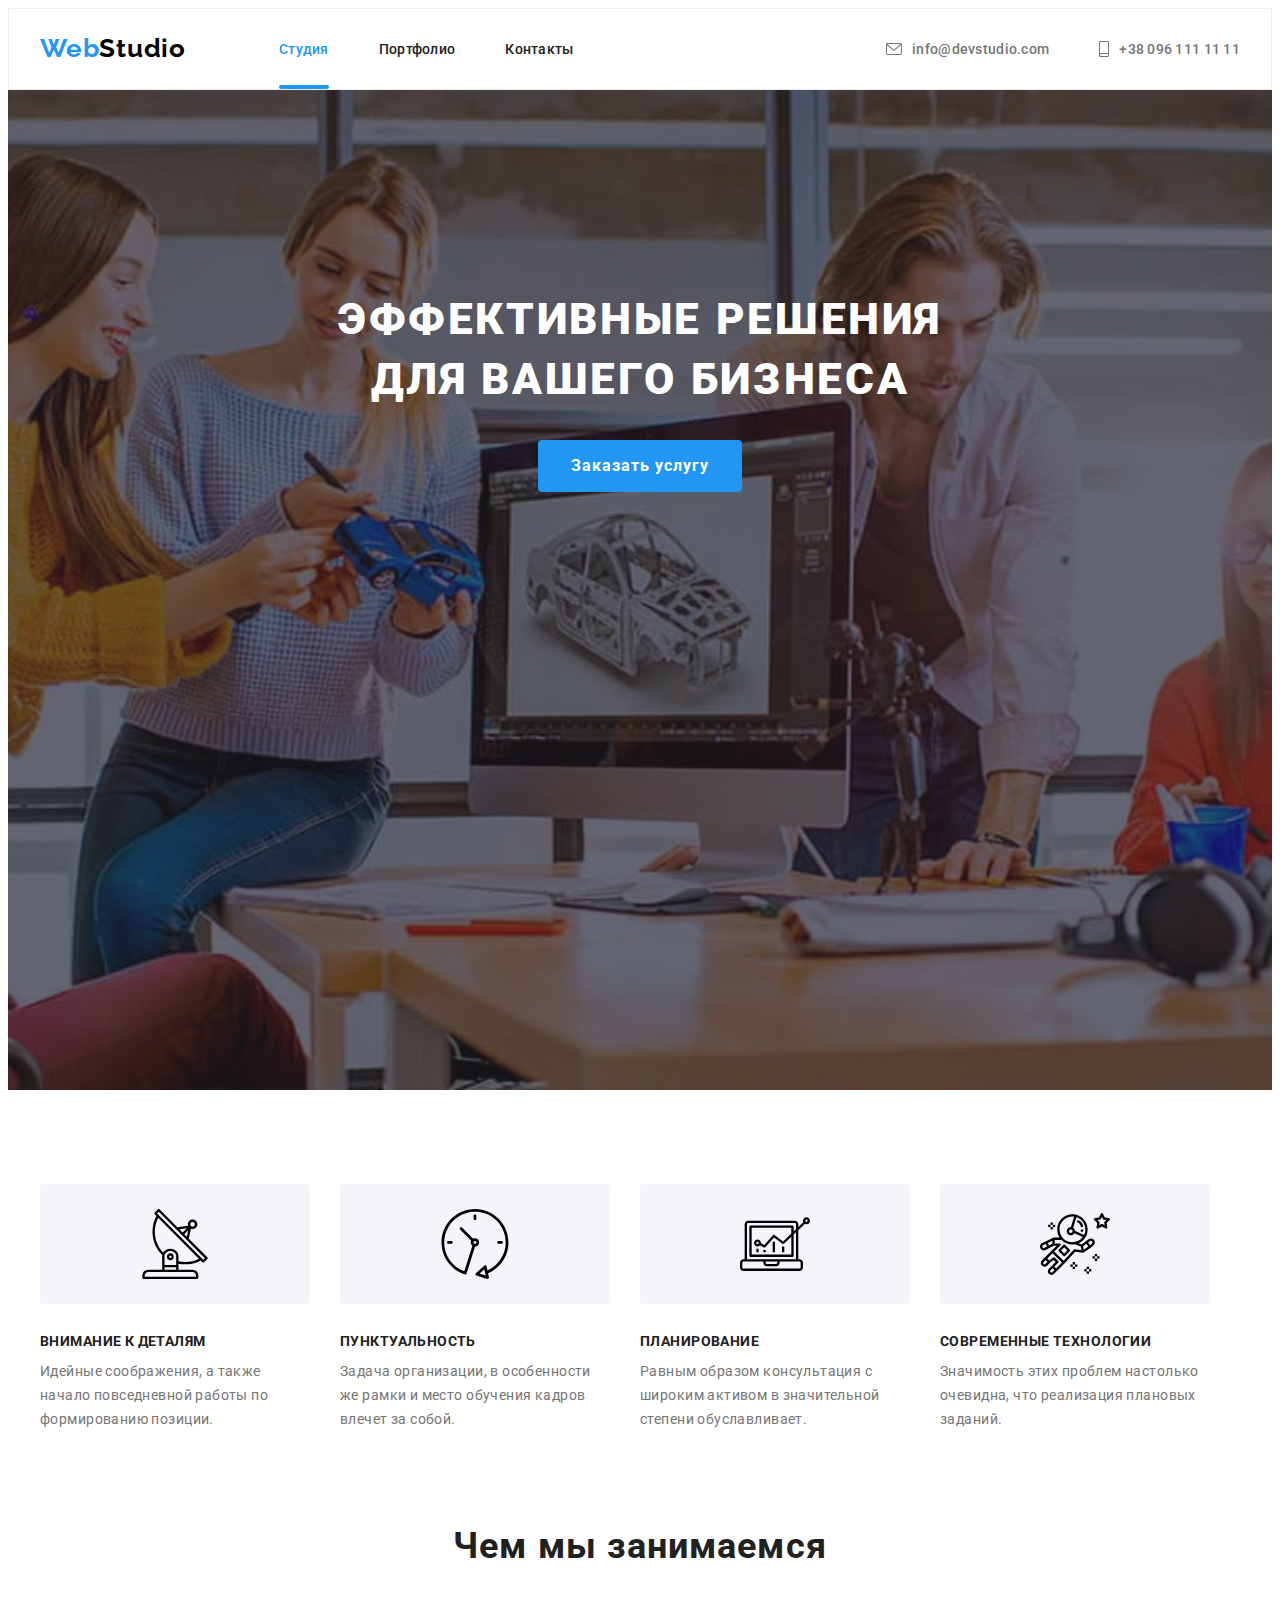
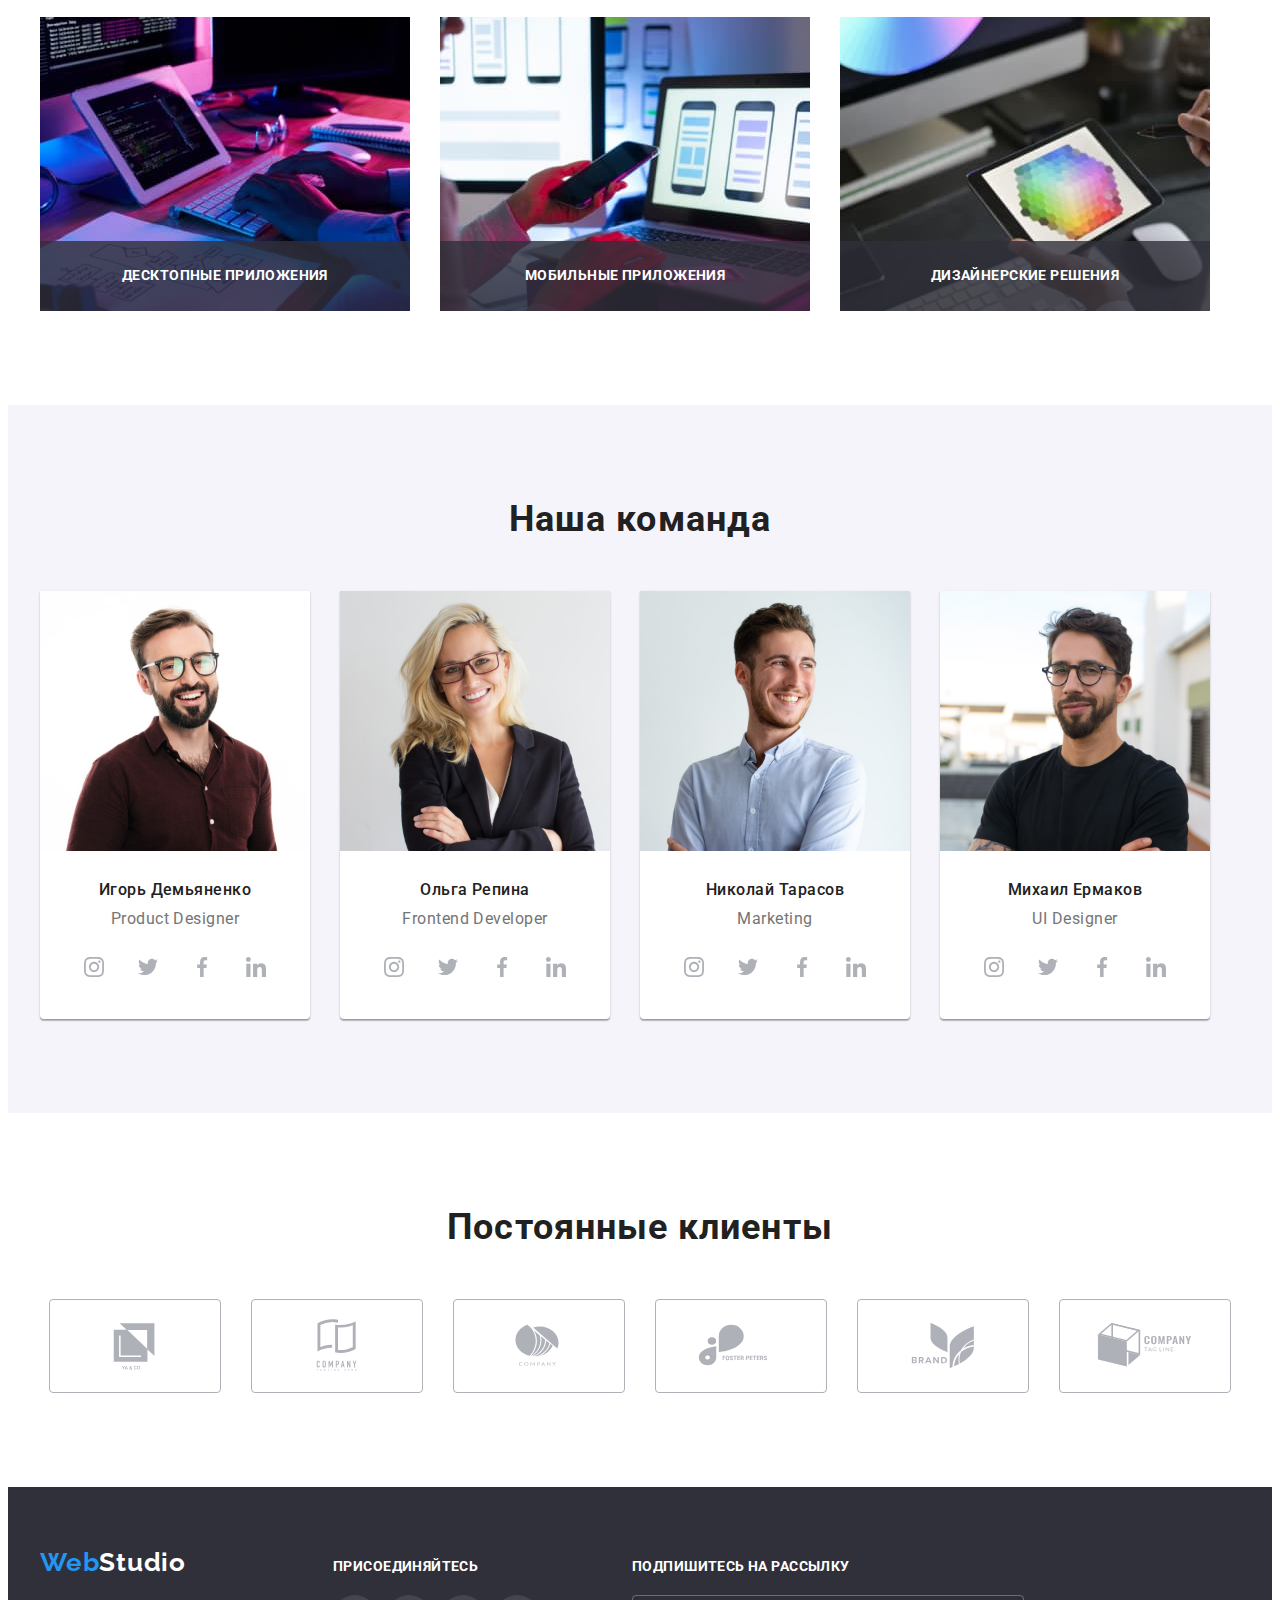
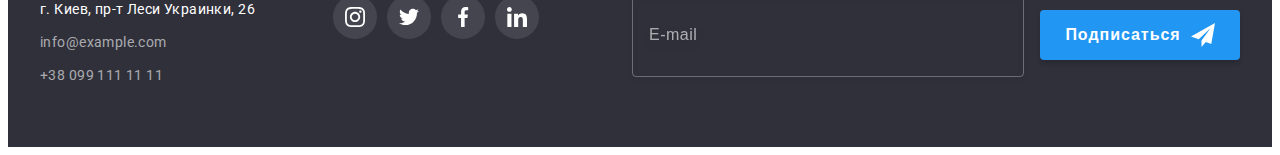
<file: index.html>
<!DOCTYPE html>
<html lang="ru">
  <head>
    <meta charset="UTF-8" />
    <meta http-equiv="X-UA-Compatible" content="IE=edge" />
    <meta name="viewport" content="width=device-width, initial-scale=1.0" />
    <link rel="stylesheet" href="https://cdnjs.cloudflare.com/ajax/libs/modern-normalize/1.1.0/modern-normalize.min.css" integrity="sha512-wpPYUAdjBVSE4KJnH1VR1HeZfpl1ub8YT/NKx4PuQ5NmX2tKuGu6U/JRp5y+Y8XG2tV+wKQpNHVUX03MfMFn9Q==" 
    crossorigin="anonymous" referrerpolicy="no-referrer" />
    <link rel="preconnect" href="https://fonts.googleapis.com">
    <link rel="preconnect" href="https://fonts.gstatic.com" crossorigin>
    <link href="https://fonts.googleapis.com/css2?family=Raleway:wght@700&family=Roboto:wght@400;500;700;900&display=swap"
      rel="stylesheet">
    <link rel="stylesheet" href="./css/styles.css">
    <title>"Вебстудия"</title>
  </head>
  <body>
    <header class="header">
    <div class="container">
    <nav class="header-nav">
      <a href="" class="header-logo link">Web<span class="header-logo-studio">Studio</span></a>
      <ul class="header-list-nav list">
        <li class="header-item"><a href="" class="header-link link current">Студия</a></li>
        <li class="header-item"><a href="./portfolio.html" class="header-link link">Портфолио</a></li>
        <li class="header-item"><a href="" class="header-link link">Контакты</a></li>
      </ul>
    </nav>
    <ul class="header-list-contact list">
      <li class="header-item-contact mail"><a href="mailto:info@devstudio.com" class="header-item-contact-link link">
        <svg class="icon-contact mail" width="16" height="12">
        <use href="./images/icons.svg#icon-envelope"></use>
      </svg>info@devstudio.com</a></li>
      <li class="header-item-contact"><a href="tel:+380961111111" class="header-item-contact-link link">
        <svg class="icon-contact" width="10" height="16">
          <use href="./images/icons.svg#icon-smartphone"></use>
        </svg>+38 096 111 11 11</a></li>
    </ul>
    </div>
    </header>
    <main>
      <section class="hero">
        <div class="container">
         <h1 class="hero-title">Эффективные решения для вашего бизнеса</h1>
         <button type="button" class="hero-btn" data-modal-open>Заказать услугу</button>
         </div>
        
        </section>
        </div>
      <section class="section">
        <div class="container">
        <h2 class="visually-hidden">Особенности</h2>
        <ul class="feature-list list">
          <li class="feature-item">
            <div class="feature-item-box">
              <svg width="70" height="70">
                <use href="./images/icons.svg#icon-antenna"></use>
              </svg>
              </div>
            <h3 class="feature-headline">Внимание к деталям</h3>
            <p class="feature-title">
              Идейные соображения, а также начало повседневной работы по
              формированию позиции.
            </p>
          </li>
          <li class="feature-item">
            <div class="feature-item-box">
              <svg width="70" height="70">
                <use href="./images/icons.svg#icon-clock"></use>
              </svg>
            </div>
            <h3 class="feature-headline">Пунктуальность</h3>
            <p class="feature-title">
              Задача организации, в особенности же рамки и место обучения кадров
              влечет за собой.
            </p>
          </li>
          <li class="feature-item">
            <div class="feature-item-box">
              <svg width="70" height="70">
                <use href="./images/icons.svg#icon-diagram"></use>
              </svg>
            </div>
            <h3 class="feature-headline">Планирование</h3>
            <p class="feature-title">
              Равным образом консультация с широким активом в значительной
              степени обуславливает.
            </p>
          </li>
          <li class="feature-item">
            <div class="feature-item-box">
              <svg width="70" height="70">
                <use href="./images/icons.svg#icon-astronaut"></use>
              </svg>
            </div>
            <h3 class="feature-headline">Современные технологии</h3>
            <p class="feature-title">
              Значимость этих проблем настолько очевидна, что реализация
              плановых заданий.
            </p>
          </li>
        </ul>
        </div>
      </section>
      <section class="task section dopsection">
        <div class="container">
        <h2 class="task-headline">Чем мы занимаемся</h2>
        <ul class="task-list list">
          <li class="task-item">
            <div class="task-box-headline">
            <img src="./images/img1.jpg" alt="руки на клавиатуре" width="370" />
            <h3 class="task-item-headline">Десктопные приложения</h3>
            </div>
          </li>
          <li class="task-item">
            <div class="task-box-headline">
            <img src="./images/img2.jpg" alt="телефон в руке" width="370" />
            <h3 class="task-item-headline">Мобильные приложения</h3>
            </div>
          </li>
          <li class="task-item">
            <div class="task-box-headline">
            <img src="./images/img3.jpg" alt="планшет в руке" width="370" />
            <h3 class="task-item-headline">Дизайнерские решения</h3>
            </div>
          </li>
        </ul>
        </div>
      </section>
      <section class="team section">
        <div class="container">
        <h2 class="team-headline">Наша команда</h2>
        <ul class="team-list list">
          <li class="team-item">
            <img src="./images/img4.jpg" alt="Игорь Демьяненко" width="270" />
            <div class="team-name">
            <h3 class="team-item-headline">Игорь Демьяненко</h3>
            <p lang="en" class="team-title">Product Designer</p>
            <ul class="icon-team-list list">
              <li class="icon-team-item"><a href="" class="icon-team-link">
                <svg class="team-soc-icon" width="20" height="20"><use href="./images/icons.svg#icon-instagram"></use>
                </a></li>
              <li class="icon-team-item"><a href="" class="icon-team-link">
                <svg class="team-soc-icon" width="20" height="20"><use href="./images/icons.svg#icon-twitter"></use>
              </a></li>
              <li class="icon-team-item"><a href="" class="icon-team-link">
                <svg class="team-soc-icon" width="20" height="20"><use href="./images/icons.svg#icon-facebook"></use>
              </a></li>
              <li class="icon-team-item"><a href="" class="icon-team-link">
                <svg class="team-soc-icon" width="20" height="20"><use href="./images/icons.svg#icon-linkedin"></use>
              </a></li>
            </ul>
            </div>
          </li>
          <li class="team-item">
            <img src="./images/img5.jpg" alt="Ольга Репина" width="270" />
            <div class="team-name">
            <h3 class="team-item-headline">Ольга Репина</h3>
            <p lang="en" class="team-title">Frontend Developer</p>
            <ul class="icon-team-list list">
              <li class="icon-team-item"><a href="" class="icon-team-link">
                <svg class="team-soc-icon" width="20" height="20"><use href="./images/icons.svg#icon-instagram"></use>
                </a></li>
              <li class="icon-team-item"><a href="" class="icon-team-link">
                <svg class="team-soc-icon" width="20" height="20"><use href="./images/icons.svg#icon-twitter"></use>
              </a></li>
              <li class="icon-team-item"><a href="" class="icon-team-link">
                <svg class="team-soc-icon" width="20" height="20"><use href="./images/icons.svg#icon-facebook"></use>
              </a></li>
              <li class="icon-team-item"><a href="" class="icon-team-link">
                <svg class="team-soc-icon" width="20" height="20"><use href="./images/icons.svg#icon-linkedin"></use>
              </a></li>
            </ul>
          </div>
          </li>
          <li class="team-item">
            <img src="./images/img6.jpg" alt="Николай Тарасов" width="270" />
            <div class="team-name">
            <h3 class="team-item-headline">Николай Тарасов</h3>
            <p lang="en" class="team-title">Marketing</p>
            <ul class="icon-team-list list">
              <li class="icon-team-item"><a href="" class="icon-team-link">
                <svg class="team-soc-icon" width="20" height="20"><use href="./images/icons.svg#icon-instagram"></use>
                </a></li>
              <li class="icon-team-item"><a href="" class="icon-team-link">
                <svg class="team-soc-icon" width="20" height="20"><use href="./images/icons.svg#icon-twitter"></use>
              </a></li>
              <li class="icon-team-item"><a href="" class="icon-team-link">
                <svg class="team-soc-icon" width="20" height="20"><use href="./images/icons.svg#icon-facebook"></use>
              </a></li>
              <li class="icon-team-item"><a href="" class="icon-team-link">
                <svg class="team-soc-icon" width="20" height="20"><use href="./images/icons.svg#icon-linkedin"></use>
              </a></li>
            </ul>
          </div>
          </li>
          <li class="team-item">
            <img src="./images/img7.jpg" alt="Михаил Ермаков" width="270" />
            <div class="team-name">
            <h3 class="team-item-headline">Михаил Ермаков</h3>
            <p lang="en" class="team-title">UI Designer</p>
            <ul class="icon-team-list list">
              <li class="icon-team-item"><a href="" class="icon-team-link">
                <svg class="team-soc-icon" width="20" height="20"><use href="./images/icons.svg#icon-instagram"></use>
                </a></li>
              <li class="icon-team-item"><a href="" class="icon-team-link">
                <svg class="team-soc-icon" width="20" height="20"><use href="./images/icons.svg#icon-twitter"></use>
              </a></li>
              <li class="icon-team-item"><a href="" class="icon-team-link">
                <svg class="team-soc-icon" width="20" height="20"><use href="./images/icons.svg#icon-facebook"></use>
              </a></li>
              <li class="icon-team-item"><a href="" class="icon-team-link">
                <svg class="team-soc-icon" width="20" height="20"><use href="./images/icons.svg#icon-linkedin"></use>
              </a></li>
            </ul>
          </div>
          </li>
        </ul>
        </div>
      </section>
      <section class="clients section">
        <div class="container">
        <h2 class="clients-headline">Постоянные клиенты</h2>
        <ul class="clients-list list">
          <li class="clients-item"><a href="" class="clients-link">
            <svg class="clients-icon" width="106" height="60"><use href="./images/icons.svg#icon-Logo1"></use> 
            </a>
          </li>
          <li class="clients-item"><a href="" class="clients-link">
            <svg class="clients-icon" width="106" height="60"><use href="./images/icons.svg#icon-Logo2"></use> 
           </a>
          </li>
          <li class="clients-item"><a href="" class="clients-link">
            <svg class="clients-icon" width="106" height="60"><use href="./images/icons.svg#icon-Logo3"></use> 
            </a>
          </li>
          <li class="clients-item"><a href="" class="clients-link">
            <svg class="clients-icon" width="106" height="60"><use href="./images/icons.svg#icon-Logo4"></use> 
            </a>
          </li>
          <li class="clients-item"><a href="" class="clients-link">
            <svg class="clients-icon" width="106" height="60"><use href="./images/icons.svg#icon-Logo5"></use> 
            </a>
          </li> 
          <li class="clients-item"><a href="" class="clients-link">
            <svg class="clients-icon" width="106" height="60"><use href="./images/icons.svg#icon-Logo6"></use> 
            </a>
          </li>      
        </ul>
    </main>
    <footer class="footer">
      <div class="container footer-box">
        <div class="footer-adress-box">
        <a href="" class="footer-logo link">Web<span class="footer-logo-studio">Studio</span></a>
        <address class="footer-address">
        <ul class="footer-address-list list">
          <li class="footer-address-item">
            <a
              href="https://www.google.com/search?client=firefox-b-d&q=%D0%BA%D0%B8%D0%B5%D0%B2+%D1%83%D0%BB%D0%B8%D1%86%D0%B0+%D0%BB%D0%B5%D1%81%D0%B8+%D1%83%D0%BA%D1%80%D0%B0%D0%B8%D0%BD%D0%BA%D0%B8+26+%D0%B3%D1%83%D0%B3%D0%BB+%D0%BA%D0%B0%D1%80%D1%82%D1%8B"
              target="_blank" rel="noopener noreferrer" class="footer-address-item-link link">г. Киев, пр-т Леси Украинки, 26</a
            >
          </li>
          <li class="footer-address-item contact"><a href="mailto:info@example.com" class="footer-contact-item-link link">info@example.com</a></li>
          <li class="footer-address-item contact"><a href="tel:+380991111111" class="footer-contact-item-link link">+38 099 111 11 11</a></li>
        </ul>
        </address>
        </div>
        <div class="footer-soc-box">
          <h2 class="footer-soc-headline">ПРИСОЕДИНЯЙТЕСЬ</h2>
          <ul class="footer-icon-list list">
            <li class="icon-footer-item"><a href="" class="icon-footer-link">
              <svg class="footer-soc-icon" width="20" height="20"><use href="./images/icons.svg#icon-instagram"></use>
              </a></li>
            <li class="icon-footer-item"><a href="" class="icon-footer-link">
              <svg class="footer-soc-icon" width="20" height="20"><use href="./images/icons.svg#icon-twitter"></use>
            </a></li>
            <li class="icon-footer-item"><a href="" class="icon-footer-link">
              <svg class="footer-soc-icon" width="20" height="20"><use href="./images/icons.svg#icon-facebook"></use>
            </a></li>
            <li class="icon-footer-item"><a href="" class="icon-footer-link">
              <svg class="footer-soc-icon" width="20" height="20"><use href="./images/icons.svg#icon-linkedin"></use>
            </a></li>
          </ul>
        </div>
        <div class="footer-subscr">
        <h2 class="footer-subscr-headline">Подпишитесь на рассылку</h2>
        <form>
          <label for="email_footer"></label>
          <input type="email" name="email_footer" id="email_footer" class="footer-input" placeholder="E-mail">
          <button type="submit" class="footer-bth-active">Подписаться
          <svg class="icon-send" width="24" height="24">
          <use href="./images/icons.svg#icon-send"></use>
        </button>
        </form>
        </div>
      </div>
      </footer>
    <div class="backdrop is-hidden" data-modal>
      <div class="modal">
        <button type="button" class="modal-close-btn" data-modal-close>
          <svg class="icon-cross" width="18" height="18">
          <use href="./images/icons.svg#icon-cross"></use>
        </svg></button>
        <p class="modal-title">Оставьте свои данные, мы вам перезвоним</p>
        <form >
        <div class="modal-form-field">
          <label for="name" class="modal-label">Имя</label>
          <div class="modal-input-wrap">
          <input type="name" name="name" class="modal-input" id="name">
          <svg class="input-icon" width="18" height="18"> 
          <use href="./images/icons.svg#icon-person-black"></use> 
          </svg>
          </div>
        </div>
        <div class="modal-form-field">
          <label for="tel" class="modal-label">Телефон</label>
          <div class="modal-input-wrap">
          <input type="tel" name="tel" class="modal-input" id="tel">
          <svg class="input-icon" width="18" height="18">
          <use href="./images/icons.svg#icon-phone-black"></use>
          </svg>
          </div>
        </div>
        <div class="modal-form-field">
          <label for="email" class="modal-label">Почта</label>
          <div class="modal-input-wrap">
          <input type="email" name="email" class="modal-input" id="email">
          <svg class="input-icon" width="18" height="18">
          <use href="./images/icons.svg#icon-email-black"></use>
          </svg>
          </div>
        </div>
        222
        <div class="modal-form-comments">
          <label class="modal-label-comments" for="user-text">Комментарий</label>
          <textarea class="user-text" name="user-text" id="user-text" placeholder="Введите текст"></textarea>
        </div>
        <div class="check-policy">
          <input type="checkbox" class="input-policy visually-hidden" 
          name="policy" id="policy" value="policy">
          <label for="policy" class="label-policy">
            <span>
              <svg class="check-icon" width="11" height="8"> 
              <use href="./images/icons.svg#icon-check"></use> 
              </svg>
              </span> Соглашаюсь с рассылкой и принимаю 
              <a href="" class="check-dogovor">Условия договора
              </a>
            </label>
        </div>
        <button type="submit" class="modal-bth-active">Отправить</button>
      </form>
      </div>
    </div>
    <script src="./js/modal.js"></script>
  </body>
</html>
</file>
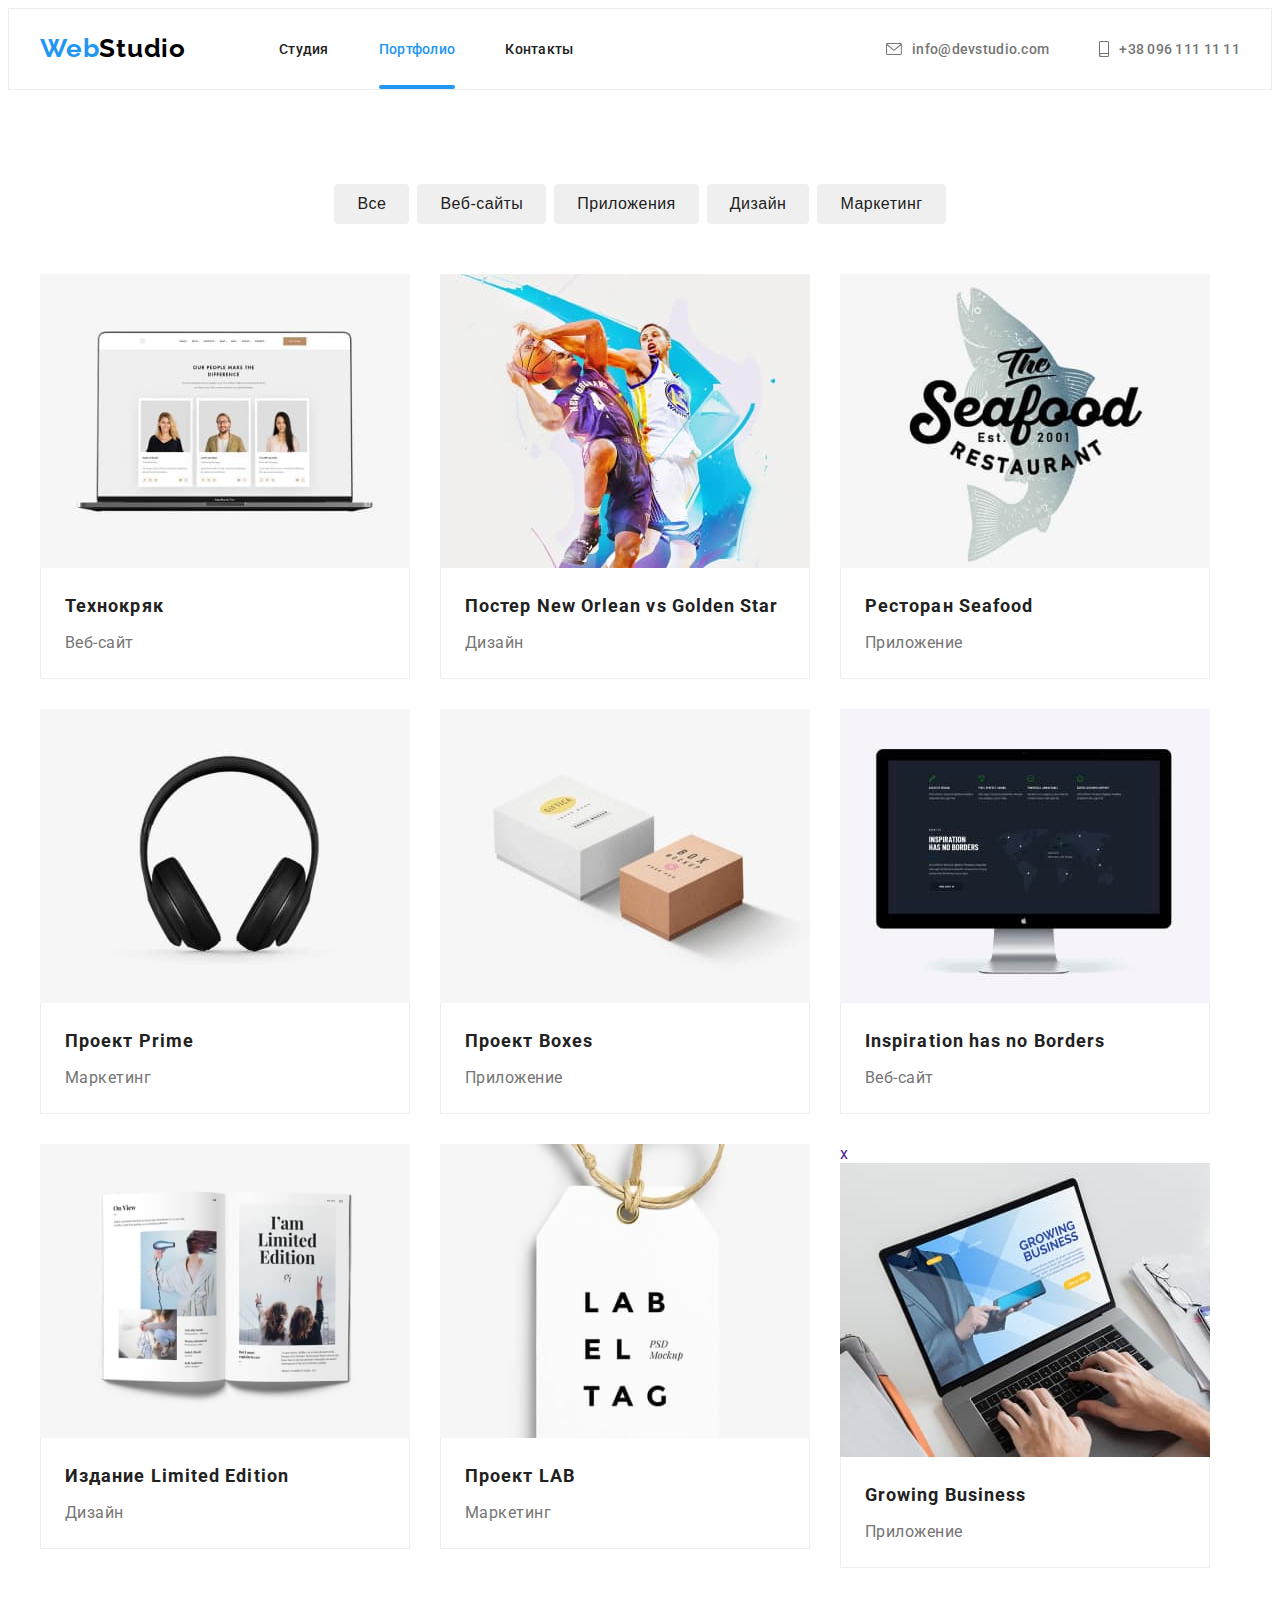
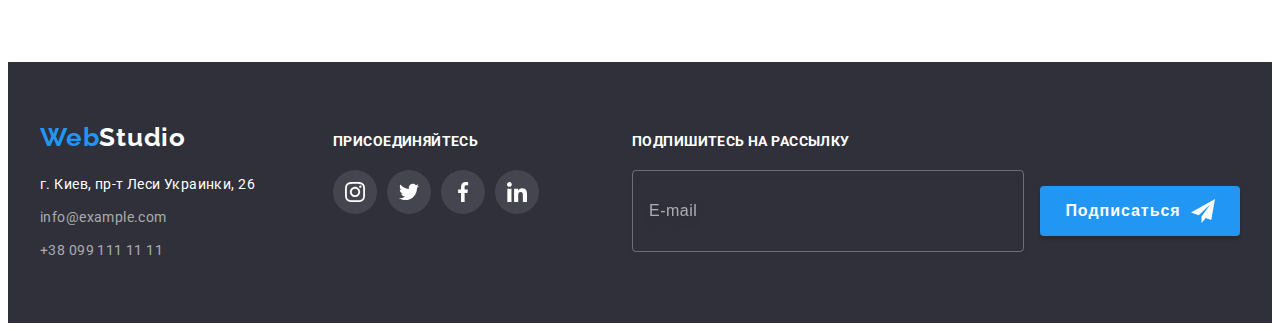
<file: portfolio.html>
<!DOCTYPE html>
<html lang="ru">
  <head>
    <meta charset="UTF-8" />
    <meta http-equiv="X-UA-Compatible" content="IE=edge" />
    <meta name="viewport" content="width=device-width, initial-scale=1.0" />
    <link rel="stylesheet" href="https://cdnjs.cloudflare.com/ajax/libs/modern-normalize/1.1.0/modern-normalize.min.css" integrity="sha512-wpPYUAdjBVSE4KJnH1VR1HeZfpl1ub8YT/NKx4PuQ5NmX2tKuGu6U/JRp5y+Y8XG2tV+wKQpNHVUX03MfMFn9Q==" 
    crossorigin="anonymous" referrerpolicy="no-referrer" />
    <link rel="preconnect" href="https://fonts.googleapis.com">
    <link rel="preconnect" href="https://fonts.gstatic.com" crossorigin>
    <link href="https://fonts.googleapis.com/css2?family=Raleway:wght@700&family=Roboto:wght@400;500;700;900&display=swap"
      rel="stylesheet">
    <link rel="stylesheet" href="./css/styles.css">
    <title>"Вебстудия"</title>
  </head>
  <body>
    <header class="header">
    <div class="container">
    <nav class="header-nav">
      <a href="" class="header-logo link">Web<span class="header-logo-studio">Studio</span></a>
      <ul class="header-list-nav list">
        <li class="header-item"><a href="./index.html" class="header-link link">Студия</a></li>
        <li class="header-item"><a href="" class="header-link link current">Портфолио</a></li>
        <li class="header-item"><a href="" class="header-link link">Контакты</a></li>
      </ul>
    </nav>
    <ul class="header-list-contact list">
      <li class="header-item-contact"><a href="mailto:info@devstudio.com" class="header-item-contact-link link">
        <svg class="icon-contact mail" width="16" height="12">
          <use href="./images/icons.svg#icon-envelope"></use>
        </svg>info@devstudio.com</a></li>
      <li class="header-item-contact"><a href="tel:+380961111111" class="header-item-contact-link link">
        <svg class="icon-contact" width="10" height="16">
          <use href="./images/icons.svg#icon-smartphone"></use>
        </svg>+38 096 111 11 11</a></li>
    </ul>
    </div>
    </header>
    <main>
      <section class="section">
        <div class="container">
        <h1 class="visually-hidden">Портфолио</h1>
        <ul class="portfolio-filter-list list">
          <li class="filter-btn"><button type="button" class="portfolio-btn">Все</button></li>
          <li class="filter-btn"><button type="button" class="portfolio-btn">Веб-сайты</button></li>
          <li class="filter-btn"><button type="button" class="portfolio-btn">Приложения</button></li>
          <li class="filter-btn"><button type="button" class="portfolio-btn">Дизайн</button></li>
          <li class="filter-btn"><button type="button" class="portfolio-btn">Маркетинг</button></li>
        </ul>
        <ul class="portfolio-project-list list">
            <li class="portfolio-box">
              <a href="" class="portfolio-project-link link">
                <div class="portfolio-wrap-box">
                <img src="./images/imgPortfol_1.jpg" alt="" width="370">
                <p class="portfolio-cover-box">Ресурс предлагает комплексные предложения с разным уровнем функционала и сервисов. Все это позволит посетителю получить исчерпывающие сведения о компании или частном лице.</p>
                </div>
                <div class="portfolio-name">
                <h2 class="portfolio-headline">Технокряк</h2>
                <p class="portfolio-title">Веб-сайт</p>
                </div>
              </a>
            </li>
            <li class="portfolio-box">
              <a href="" class="portfolio-project-link link">
                <div class="portfolio-wrap-box">
                <img src="./images/imgPortfol_2.jpg" alt="" width="370">
                <p class="portfolio-cover-box">Ресурс предлагает комплексные предложения с разным уровнем функционала и сервисов. Все это позволит посетителю получить исчерпывающие сведения о компании или частном лице.</p>
                </div>
                <div class="portfolio-name">
                <h2 class="portfolio-headline">Постер <span lang="en">New Orlean vs Golden Star</span></h2>
                <p class="portfolio-title">Дизайн</p>
                </div>
              </a>
            </li>
            <li class="portfolio-box">
              <a href="" class="portfolio-project-link link">
                <div class="portfolio-wrap-box">
                <img src="./images/imgPortfol_3.jpg" alt="" width="370">
                <p class="portfolio-cover-box">Ресурс предлагает комплексные предложения с разным уровнем функционала и сервисов. Все это позволит посетителю получить исчерпывающие сведения о компании или частном лице.</p>
                </div>
                <div class="portfolio-name">
                <h2 class="portfolio-headline">Ресторан <span lang="en">Seafood</span></h2>
                <p class="portfolio-title">Приложение</p>
                </div>
              </a>
            </li>
            <li class="portfolio-box">
              <a href="" class="portfolio-project-link link">
                <div class="portfolio-wrap-box">
                <img src="./images/imgPortfol_4.jpg" alt="" width="370">
                <p class="portfolio-cover-box">Ресурс предлагает комплексные предложения с разным уровнем функционала и сервисов. Все это позволит посетителю получить исчерпывающие сведения о компании или частном лице.</p>
              </div>
                <div class="portfolio-name">
                <h2 class="portfolio-headline">Проект <span lang="en">Prime</span></h2>
                <p class="portfolio-title">Маркетинг</p>
                </div>
              </a>
            </li>
            <li class="portfolio-box">
              <a href="" class="portfolio-project-link link">
                <div class="portfolio-wrap-box">
                <img src="./images/imgPortfol_5.jpg" alt="" width="370">
                <p class="portfolio-cover-box">Ресурс предлагает комплексные предложения с разным уровнем функционала и сервисов. Все это позволит посетителю получить исчерпывающие сведения о компании или частном лице.</p>
                </div>
                <div class="portfolio-name">
                <h2 class="portfolio-headline">Проект <span lang="en">Boxes</span></h2>
                <p class="portfolio-title">Приложение</p>
                </div>
              </a>
            </li>
            <li class="portfolio-box">
              <a href="" class="portfolio-project-link link">
                <div class="portfolio-wrap-box">
                <img src="./images/imgPortfol_6.jpg" alt="" width="370">
                <p class="portfolio-cover-box">Ресурс предлагает комплексные предложения с разным уровнем функционала и сервисов. Все это позволит посетителю получить исчерпывающие сведения о компании или частном лице.</p>
                </div> 
                <div class="portfolio-name">
                <h2 class="portfolio-headline">Inspiration has no Borders</h2>
                <p class="portfolio-title">Веб-сайт</p>
                </div>
              </a>
            </li>
            <li class="portfolio-box">
              <a href="" class="portfolio-project-link link">
                <div class="portfolio-wrap-box">
                <img src="./images/imgPortfol_7.jpg" alt="" width="370">
                <p class="portfolio-cover-box">Ресурс предлагает комплексные предложения с разным уровнем функционала и сервисов. Все это позволит посетителю получить исчерпывающие сведения о компании или частном лице.</p>
                </div>
                <div class="portfolio-name">
                <h2 class="portfolio-headline">Издание <span lang="en">Limited Edition</span></h2>
                <p class="portfolio-title">Дизайн</p>
                </div>
              </a>
            </li>
            <li class="portfolio-box">
              <a href="" class="portfolio-project-link link">
                <div class="portfolio-wrap-box">
                <img src="./images/imgPortfol_8.jpg" alt="" width="370">
                <p class="portfolio-cover-box">Ресурс предлагает комплексные предложения с разным уровнем функционала и сервисов. Все это позволит посетителю получить исчерпывающие сведения о компании или частном лице.</p>
                </div>
                <div class="portfolio-name">
                <h2 class="portfolio-headline">Проект <span lang="en">LAB</span></h2>
                <p class="portfolio-title">Маркетинг</p>
                </div>
              </a>
            </li>
            <li class="portfolio-box">
              <a href="" class="portfolio-project-link link">
                <div class="portfolio-wrap-box">x
                <img src="./images/imgPortfol_9.jpg" alt="" width="370">
                <p class="portfolio-cover-box">Ресурс предлагает комплексные предложения с разным уровнем функционала и сервисов. Все это позволит посетителю получить исчерпывающие сведения о компании или частном лице.</p>
              </div>
                <div class="portfolio-name">
                <h2 class="portfolio-headline">Growing Business</h2>
                <p class="portfolio-title">Приложение</p>
                </div>
              </a>
            </li>
        </ul>
      </div>
      </section>
    </main>
    <footer class="footer">
      <div class="container footer-box">
        <div class="footer-adress-box">
        <a href="" class="footer-logo link">Web<span class="footer-logo-studio">Studio</span></a>
        <address class="footer-address">
        <ul class="footer-address-list list">
          <li class="footer-address-item">
            <a
              href="https://www.google.com/search?client=firefox-b-d&q=%D0%BA%D0%B8%D0%B5%D0%B2+%D1%83%D0%BB%D0%B8%D1%86%D0%B0+%D0%BB%D0%B5%D1%81%D0%B8+%D1%83%D0%BA%D1%80%D0%B0%D0%B8%D0%BD%D0%BA%D0%B8+26+%D0%B3%D1%83%D0%B3%D0%BB+%D0%BA%D0%B0%D1%80%D1%82%D1%8B"
              target="_blank" rel="noopener noreferrer" class="footer-address-item-link link">г. Киев, пр-т Леси Украинки, 26</a
            >
          </li>
          <li class="footer-address-item contact"><a href="mailto:info@example.com" class="footer-contact-item-link link">info@example.com</a></li>
          <li class="footer-address-item contact"><a href="tel:+380991111111" class="footer-contact-item-link link">+38 099 111 11 11</a></li>
        </ul>
        </address>
        </div>
        <div class="footer-soc-box">
          <h2 class="footer-soc-headline">ПРИСОЕДИНЯЙТЕСЬ</h2>
          <ul class="footer-icon-list list">
            <li class="icon-footer-item"><a href="" class="icon-footer-link">
              <svg class="footer-soc-icon" width="20" height="20"><use href="./images/icons.svg#icon-instagram"></use>
              </a></li>
            <li class="icon-footer-item"><a href="" class="icon-footer-link">
              <svg class="footer-soc-icon" width="20" height="20"><use href="./images/icons.svg#icon-twitter"></use>
            </a></li>
            <li class="icon-footer-item"><a href="" class="icon-footer-link">
              <svg class="footer-soc-icon" width="20" height="20"><use href="./images/icons.svg#icon-facebook"></use>
            </a></li>
            <li class="icon-footer-item"><a href="" class="icon-footer-link">
              <svg class="footer-soc-icon" width="20" height="20"><use href="./images/icons.svg#icon-linkedin"></use>
            </a></li>
          </ul>
        </div>
        <div class="footer-subscr">
          <h2 class="footer-subscr-headline">Подпишитесь на рассылку</h2>
          <form>
            <label for="email"></label>
            <input type="email" name="email" class="footer-input" id="email" placeholder="E-mail">
            <button type="submit" class="footer-bth-active">Подписаться
              <svg class="icon-send" width="24" height="24">
              <use href="./images/icons.svg#icon-send"></use>
            </button>
          </form>
        </div>
      </div>
    </footer>
  </body>
</html>
</file>
<file: css/styles.css>
:root {
    --header-color: #ffffff;
    --background-color: #2F303A;
    --headline-color: #212121;
    --title-color: #757575;
    --accent-color: #2196f3;
    --tipical-margin: 10px;
    --tipical-padding: 94px;
}
body {
    color: var(--headline-color);
    font-family: Roboto, sans-serif;
}
h1,h2,h3,h4,h5,h6,p {
    margin: 0;
} 
ul,ol{
    padding-left: 0;
    margin: 0;
}
img{
    display: block;
}
.link {
    text-decoration: none;
}
.list {
    list-style: none;
}
.visually-hidden {
    position: absolute;
    white-space: nowrap;
    width: 1px;
    height: 1px;
    overflow: hidden;
    border: 0;
    padding: 0;
    clip: rect(0 0 0 0);
    clip-path: inset(50%);
    margin: -1px;
}
.container{
    width: 1200px;
    padding-left: 15px;
    padding-right: 15px;
    margin: 0 auto;
}   
.section {
    padding-top: var(--tipical-padding);
    padding-bottom: var(--tipical-padding);
}
    
/* ----Лого---- */

.header-logo,
.footer-logo{    
font-family: 'Raleway', sans-serif;
font-weight: 700;
font-size: 26px;
line-height: 1.19;
letter-spacing: 0.03em;
color: var(--accent-color);
}
.header-logo-studio{
    color: #000000;
}
.footer-logo-studio{
    color: var(--header-color);
}

/* ----Хедер---- */
.header{
    border: 1px solid #ECECEC
}
.header .container{
    display: flex;
}
.header-nav{
    display: flex;
    align-items: center;
}
.header-list-nav{
    display: flex;
}
.header-item{
    margin-right: 50px;
}   
.header-list-nav .header-item:last-child{
    margin-right: 0px;
}
.header-list-contact{
    display: flex;
    margin-left: auto;
    align-items: center;
}
.header-item-contact+.header-item-contact{
    margin-left: 50px;
}
.icon-contact{
    display: inline-block;
    align-items: center;
    margin-right:10px;
}
.header-logo{
    margin-right: 93px;
    padding-top: 24px;
    padding-bottom: 25px;
}
.header-link {
    font-weight: 500;
    font-size: 14px;
    line-height: 1.33;
    letter-spacing: 0.02em;
    color: var(--headline-color);
    position: relative;
    transition: color 250ms cubic-bezier(0.4, 0, 0.2, 1);
}
.header-link.link.current::after{
    position: absolute;
    content:"";
    width: 100%;
    height: 4px;
    left: 0;
    bottom: -32px;
    background-color:var(--accent-color);
    border-radius: 2px;
    }
.header-link:hover,
.header-link:focus
{
  color: var(--accent-color);
}
.header-link.link.current {
    color: var(--accent-color);
}
.header-item-contact-link{
    font-weight: 500;
    font-size: 14px;
    line-height: 1.33;
    letter-spacing: 0.02em;
    color: var(--title-color);
    fill: var(--title-color);
    display: flex;
    align-items: center;
    transition: color 250ms cubic-bezier(0.4, 0, 0.2, 1), fill 250ms cubic-bezier(0.4, 0, 0.2, 1);
}
.header-item-contact-link:hover,
.header-item-contact-link:focus{
    color: var(--accent-color);
    fill: var(--accent-color);
}

/* ----Герой---- */

.hero{
    padding: 200px 0;
    background-color: var(--background-color);
    max-width: 1600px;
    height: 600px;
    margin-left: auto;
    margin-right: auto;
    background-image: url(../images/img-оverlay.png),
    url(../images/img-hero.jpg);
    background-position: center;
    background-repeat: no-repeat;
    background-size: cover;
}
.hero-title{
    font-weight: 900;
    font-size: 44px;
    line-height: 1.36;
    letter-spacing: 0.06em;
    text-align: center;
    text-transform: uppercase;
    color: var(--header-color);
    max-width:696px;
    margin-left: auto;
    margin-right: auto;
    margin-bottom: 30px;
}
.hero-btn{
    background-color: var(--accent-color);
    font-family: inherit;
    font-weight: 700;
    font-size: 16px;
    line-height: 1.88;
    display: flex;
    text-align: center;
    letter-spacing: 0.06em;
    color: var(--header-color);
    cursor: pointer;
    min-width: 136px;
    margin-left: auto;
    margin-right: auto;
    padding: 10px 32px;
    border-radius: 4px;
    border: 1px solid transparent;
    transition: background-color 250ms cubic-bezier(0.4, 0, 0.2, 1);
}
.hero-btn:hover,
.hero-btn:focus {
    background-color:  #188CE8;
}

/* ----Секция Особенности---- */

.feature{
    padding-top: var(--tipical-padding);
}
.feature-list{
    display: flex;
}
.feature-item{
    width: 270px;
    margin-right: 30px;
}
.feature-item:nth-child(4n) {
    margin-right: 0;
}
.feature-headline{
font-size: 14px;
line-height: 1.14;
letter-spacing: 0.03em;
text-transform: uppercase;
color: var(--headline-color);
margin-bottom: var(--tipical-margin);
}
.feature-title{
font-size: 14px;
line-height: 1.71;
letter-spacing: 0.03em;
color: var(--title-color);
}
.feature-item-box {
    display: flex;
    justify-content: center;
    align-items: center;
    background-color: #F5F4FA;
    width: 270px;
    height: 120px;
    border-radius: 4px;
    margin-bottom: 30px;
}

/* ----Секция Наши задачи---- */
/* ----Секция Наша команда---- */
/* ----Секция Клиенты---- */

/* ----Общее---- */

.task-headline,
.team-headline,
.clients-headline{
margin-bottom: 50px;
font-size: 36px;
line-height: 1.16;
text-align: center;
letter-spacing: 0.03em;
color: var(--headline-color);
}
.task-list,
.team-list,
.clients-list{
    display: flex;
}

/* ----Наши задачи---- */

.dopsection {
    padding-top: 0px;
}

.task-item +.task-item{
    margin-left: 30px;
}
.task-item:last-child{
    margin-right: 0px;
}
.task-box-headline{
    display: flex;
    position: relative;
}
.task-item-headline{
    position: absolute;
    display: flex;
    align-items: center;
    justify-content: center;
    width: 100%;
    min-height: 70px;
    left: 0;
    bottom: 0;
    font-size: 14px;
    line-height: 1.14;
    text-align: center;
    letter-spacing: 0.03em;
    text-transform: uppercase;
    color: var(--header-color);
    background-color: rgba(47, 48, 58, 0.8);
}

/* ----Секция Наша команда---- */

.team {
    background-color: #F5F4FA;
}
.team-item{
    background-color: #ffffff;
    width: 270px;
    margin-right: 30px;
    box-shadow: 0px 1px 3px rgba(0, 0, 0, 0.12), 0px 1px 1px rgba(0, 0, 0, 0.14), 0px 2px 1px rgba(0, 0, 0, 0.2);
    border-radius: 0px 0px 4px 4px;
}
.team-item:nth-child(4n) {
    margin-right: 0;
}
.team-name{
    padding-top: 30px;
    padding-bottom: 30px;
}
.team-item-headline{
font-weight: 500;
font-size: 16px;
line-height: 1.18;
text-align: center;
letter-spacing: 0.03em;
color: var(--headline-color);
margin-bottom: var(--tipical-margin);
}
.team-title{
font-size: 16px;
line-height: 1.18;
text-align: center;
letter-spacing: 0.03em;
color: var(--title-color);
margin-bottom: 16px;
}

.icon-team-list{
    display: flex;
    justify-content: center;
}
.icon-team-link{
    display: flex;
    width: 44px;
    height: 44px;
    justify-content: center;
    align-items: center;
    background-color: #ffffff;
    border-radius: 50%;
    fill: #AFB1B8;
    transition: background-color 250ms cubic-bezier(0.4, 0, 0.2, 1), fill 250ms cubic-bezier(0.4, 0, 0.2, 1);
    
}
.icon-team-link:hover,
.icon-team-link:focus{
    background-color: var(--accent-color);
    fill: #ffffff;
}
.icon-team-item +.icon-team-item{
    margin-left: 10px;
}

/* ----Секция Клиенты---- */

.clients-item{
    margin-right: 30px;
}
.clients-item:nth-child(6n) {
    margin-right: 0;
}
.clients-list{
    display: flex;
    justify-content: center;
}
.clients-link{
    display: flex;
    justify-content: center;
    align-items: center;
    width: 170px;
    height: 92px;
    border: 1px solid #AFB1B8;
    border-radius: 4px;
    fill: #AFB1B8;
    transition: border-color 250ms cubic-bezier(0.4, 0, 0.2, 1), fill 250ms cubic-bezier(0.4, 0, 0.2, 1);
}
.clients-link:hover,
.clients-link:focus{
    border-color: var(--accent-color);
    fill: var(--accent-color);
}

/* ----Футер---- */

.footer{
    background-color: var(--background-color);
    padding-top: 60px;
    padding-bottom: 60px;
}
.footer-adress-box{
    flex-grow: 1;
}
.footer-address{
    margin-top: 20px;
}
.contact{
    margin-top: 9px;
}
.footer-address-item-link{
font-style: normal;
font-size: 14px;
line-height: 1.71;
letter-spacing: 0.03em;
color: var(--header-color);
transition: color 250ms cubic-bezier(0.4, 0, 0.2, 1);
}
.footer-contact-item-link{
font-style: normal;
font-size: 14px;
line-height: 1.71;
letter-spacing: 0.03em;
color: rgba(255, 255, 255, 0.6);
transition: color 250ms cubic-bezier(0.4, 0, 0.2, 1);
}
.footer-address-item-link:hover,
.footer-address-item-link:focus {
    color: var(--accent-color);
}
.footer-contact-item-link:hover,
.footer-contact-item-link:focus{
     color: var(--accent-color);
}
.footer-box{
    display: flex;
    align-items: baseline;
}
.footer-soc-box{
    margin-left: 70px;
}
.footer-soc-headline{
    margin-bottom: 20px;
    font-weight: 700;
    font-size: 14px;
    line-height: 1.14;
    letter-spacing: 0.03em;
    text-transform: uppercase;
    color: #FFFFFF;
}

.footer-icon-list{
    display: flex;
    justify-content: center;
}
.icon-footer-link{
    display: flex;
    width: 44px;
    height: 44px;
    justify-content: center;
    align-items: center;
    background-color: rgba(255, 255, 255, 0.1);
    border-radius: 50%;
    fill: #ffffff;
    transition: background-color 250ms cubic-bezier(0.4, 0, 0.2, 1);
}
.icon-footer-link:hover,
.icon-footer-link:focus{
    background-color: var(--accent-color);
}
.icon-footer-item +.icon-footer-item{
    margin-left: 10px;
}
.footer-subscr{
    margin-left: 93px;
}
.footer-subscr-headline{
    font-weight: 700;
    font-size: 14px;
    line-height: 1.14;
    letter-spacing: 0.03em;
    text-transform: uppercase;
    color: #FFFFFF;
    margin-bottom: 20px;
}
.footer-input{
    width: 358px;
    height: 50px;
    border: 1px solid rgba(255, 255, 255, 0.3);
    filter: drop-shadow(0px 4px 4px rgba(0, 0, 0, 0.15));
    border-radius: 4px;
    color: #FFFFFF;
    padding: 15px 16px;
    background-color: transparent;
}
.footer-input::placeholder{
    font-weight: 400;
    font-size: 16px;
    line-height: 1.25;
    letter-spacing: 0.03em;
    color: rgba(255, 255, 255, 0.6);
}
.footer-bth-active{
    display: inline-flex;
    justify-content: center;
    align-items: center;
    margin-left: 12px;
    border-radius: 4px;
    border: 1px solid transparent;
    width: 200px;
    height: 50px;
    font-weight: 700;
    font-size: 16px;
    line-height: 1.88;
    text-align: center;
    letter-spacing: 0.06em;
    color: var(--header-color);
    cursor: pointer;
    background-color: var(--accent-color);
    box-shadow: 0px 4px 4px rgba(0, 0, 0, 0.15);
    transition: background-color 250ms cubic-bezier(0.4, 0, 0.2, 1);
}
.icon-send{
    margin-left: 10px;
    fill: var(--header-color);
}
.footer-bth-active:hover,
.footer-bth-active:focus {
    background-color: #188CE8;
}

/* ----Портфолио---- */

.portfolio-filter-list{
    display: flex;
    justify-content: center;
    margin-bottom: 50px;
}
.portfolio-project-list{
    display: flex;
    flex-wrap: wrap;
}
.filter-btn{
    margin-right: 8px;
}
.filter-btn:last-child{
    margin-right: 0;
}
.portfolio-btn{
    display: inline-block;
    padding: 6px 22px;
    border-radius: 4px;
    border: 1px solid transparent;
    min-width: 73px;
    font-weight: 500;
    font-size: 16px;
    line-height: 1.62;
    text-align: center;
    letter-spacing: 0.03em;
    color: var(--headline-color);
    cursor: pointer;
    transition: background-color 250ms cubic-bezier(0.4, 0, 0.2, 1), color 250ms cubic-bezier(0.4, 0, 0.2, 1), box-shadow 250ms cubic-bezier(0.4, 0, 0.2, 1);
}
.portfolio-btn:hover,
.portfolio-btn:focus {
color: var(--header-color);
background-color: var(--accent-color);
box-shadow: 0px 3px 1px rgba(0, 0, 0, 0.1), 0px 1px 2px rgba(0, 0, 0, 0.08), 0px 2px 2px rgba(0, 0, 0, 0.12);
}
.portfolio-box{
    width: 370px;
    margin-right: 30px;
    margin-bottom: 30px;
}
.portfolio-box:nth-child(3n){
    margin-right: 0;
}
.portfolio-box:nth-last-child(-n+3){
    margin-bottom: 0;
}
.portfolio-project-link{
    display: block;
    transition: box-shadow 250ms cubic-bezier(0.4, 0, 0.2, 1);
}
.portfolio-project-link:hover,
.portfolio-project-link:focus{
    box-shadow: 0px 1px 1px rgba(0, 0, 0, 0.12), 0px 4px 4px rgba(0, 0, 0, 0.06), 1px 4px 6px rgba(0, 0, 0, 0.16);
}
.portfolio-name{
    padding: 20px 24px;
    border: 1px solid #EEEEEE;
    border-top:none;
}
.portfolio-headline {
    font-size: 18px;
    line-height: 2.0;
    letter-spacing: 0.06em;
    color: var(--headline-color);
}
.portfolio-title{
    margin-top: 4px;
    font-size: 16px;
    line-height: 1.88;
    letter-spacing: 0.03em;
    color: var(--title-color);
}
.portfolio-wrap-box{
    position: relative;
    overflow: hidden;
}
.portfolio-cover-box{
    position: absolute;
    top: 0;
    background-color: rgba(33, 150, 243, 0.9);
    font-size: 18px;
    line-height: 1.56;
    letter-spacing: 0.03em;
    color:var(--header-color);
    padding: 63px 24px;
    height: 100%;
    transform: translateY(100%);
    transition: transform 250ms cubic-bezier(0.4, 0, 0.2, 1);
}
.portfolio-box:hover .portfolio-cover-box,
.portfolio-box:focus .portfolio-cover-box
{
    transform: translateY(0%);    
}

/* Модальное окно */

.backdrop{
    position: fixed;
    width: 100%;
    height: 100%;
    top: 0;
    background-color: rgba(0, 0, 0, 0.2); 
    transition: opacity 500ms, visibility 500ms;
}
.modal{
    position: absolute;
    width: 528px;
    min-height: 581px;
    background-color: var(--header-color);
    box-shadow: 0px 1px 3px rgba(0, 0, 0, 0.12),
    0px 1px 1px rgba(0, 0, 0, 0.14),
    0px 2px 1px rgba(0, 0, 0, 0.2);
    border-radius: 4px;
    padding: 40px;
    top: 50%;
    left: 50%;
    transform: translate(-50%, -50%); 
}
.modal-close-btn{
    position: absolute;
    top: 8px;
    right: 8px;
    width: 30px;
    height: 30px;
    border-radius: 50%;
    background-color: var(--header-color);
    border: 1px solid rgba(0, 0, 0, 0.1);
    cursor: pointer;
}
.is-hidden{
    opacity: 0;
    pointer-events: none;
    visibility: hidden;
}
.icon-cross{
    fill: #000000;
    transition: fill 250ms cubic-bezier(0.4, 0, 0.2, 1);
}
.icon-cross:hover,
.icon-cross:focus {
    fill: var(--accent-color);
}
.modal-title{
    font-weight: 700;
    font-size: 20px;
    line-height: 1.15;
    text-align: center;
    letter-spacing: 0.03em;
    color: var(--headline-color);
    margin-bottom: 12px;
}
.modal-form-field{
    display: flex;
    flex-direction: column;
    margin-bottom: 10px;
}
.modal-label{
    font-weight: 400;
    font-size: 12px;
    line-height: 1.17;
    letter-spacing: 0.01em;
    color: #757575;
    margin-bottom: 4px;
}
.modal-input{
    width: 100%;
    height: 40px;
    border: 1px solid rgba(33, 33, 33, 0.2);
    border-radius: 4px;
    padding-left: 30px;
    transition: border-color 250ms cubic-bezier(0.4, 0, 0.2, 1);
}
.modal-input:hover,
.modal-input:focus{
    border-color: var(--accent-color);
}
.modal-input-wrap{
    position: relative;
}
.input-icon{
    position: absolute;
    left: 10px;
    top: 50%;
    transform: translateY(-50%);
    transition: fill 250ms cubic-bezier(0.4, 0, 0.2, 1);
}
.modal-input:hover +.input-icon,
.modal-input:focus+.input-icon{
    fill: var(--accent-color);
}
.modal-form-comments {
    display: flex;
    flex-direction: column;
    margin-bottom: 20px;
}
.modal-label-comments{
    font-weight: 400;
    font-size: 12px;
    line-height: 1.17;
    letter-spacing: 0.01em;
    color: #757575;
    margin-bottom: 4px;
}
.user-text{
    width: 100%;
    height: 120px;
    border: 1px solid rgba(33, 33, 33, 0.2);
    border-radius: 4px;
    padding: 12px 16px;
    resize: none;
    transition: border-color 250ms cubic-bezier(0.4, 0, 0.2, 1);
}
.user-text::placeholder{
    font-weight: 400;
    font-size: 12px;
    line-height: 1.17;
    letter-spacing: 0.01em;
    color: rgba(117, 117, 117, 0.5);
}
.user-text:hover,
.user-text:focus{
    border-color: var(--accent-color);
}
.check-policy{
    margin-bottom: 30px;
}
.label-policy{
    display: flex;
    font-weight: 400;
    font-size: 14px;
    line-height: 1.71;
    letter-spacing: 0.03em;
    color: #757575;
    justify-content: center;
    align-items: center;
}
.label-policy span{
width: 16px;
height: 15px;
border: 2px solid black;
border-radius: 3px;
margin-right: 5px;
display: flex;
align-items: center;
justify-content: center;
}
.input-policy{
    content: "";
    background: #212121;
}
.check-icon{
    fill: transparent;
}
.input-policy:checked + .label-policy span{
    background-color: var(--accent-color);
    border: none;
}
.input-policy:checked+.label-policy .check-icon{
    fill: #EEEEEE;
}
.check-dogovor{
    color: var(--accent-color);
    margin-left: 5px;
}
.modal-bth-active{
    display: block;
    width: 200px;
    height: 50px;
    margin-left: auto;
    margin-right: auto;
    font-weight: 700;
    font-size: 16px;
    line-height: 1.88;
    align-items: center;
    text-align: center;
    letter-spacing: 0.06em;
    color: #FFFFFF;
    background-color: var(--accent-color);
    box-shadow: 0px 4px 4px rgba(0, 0, 0, 0.15);
    border: transparent;
    border-radius: 4px;
    cursor: pointer;
    transition: background-color 250ms cubic-bezier(0.4, 0, 0.2, 1);
}
.modal-bth-active:hover,
.modal-bth-active:focus{
    background-color: #188CE8;
}
</file>
